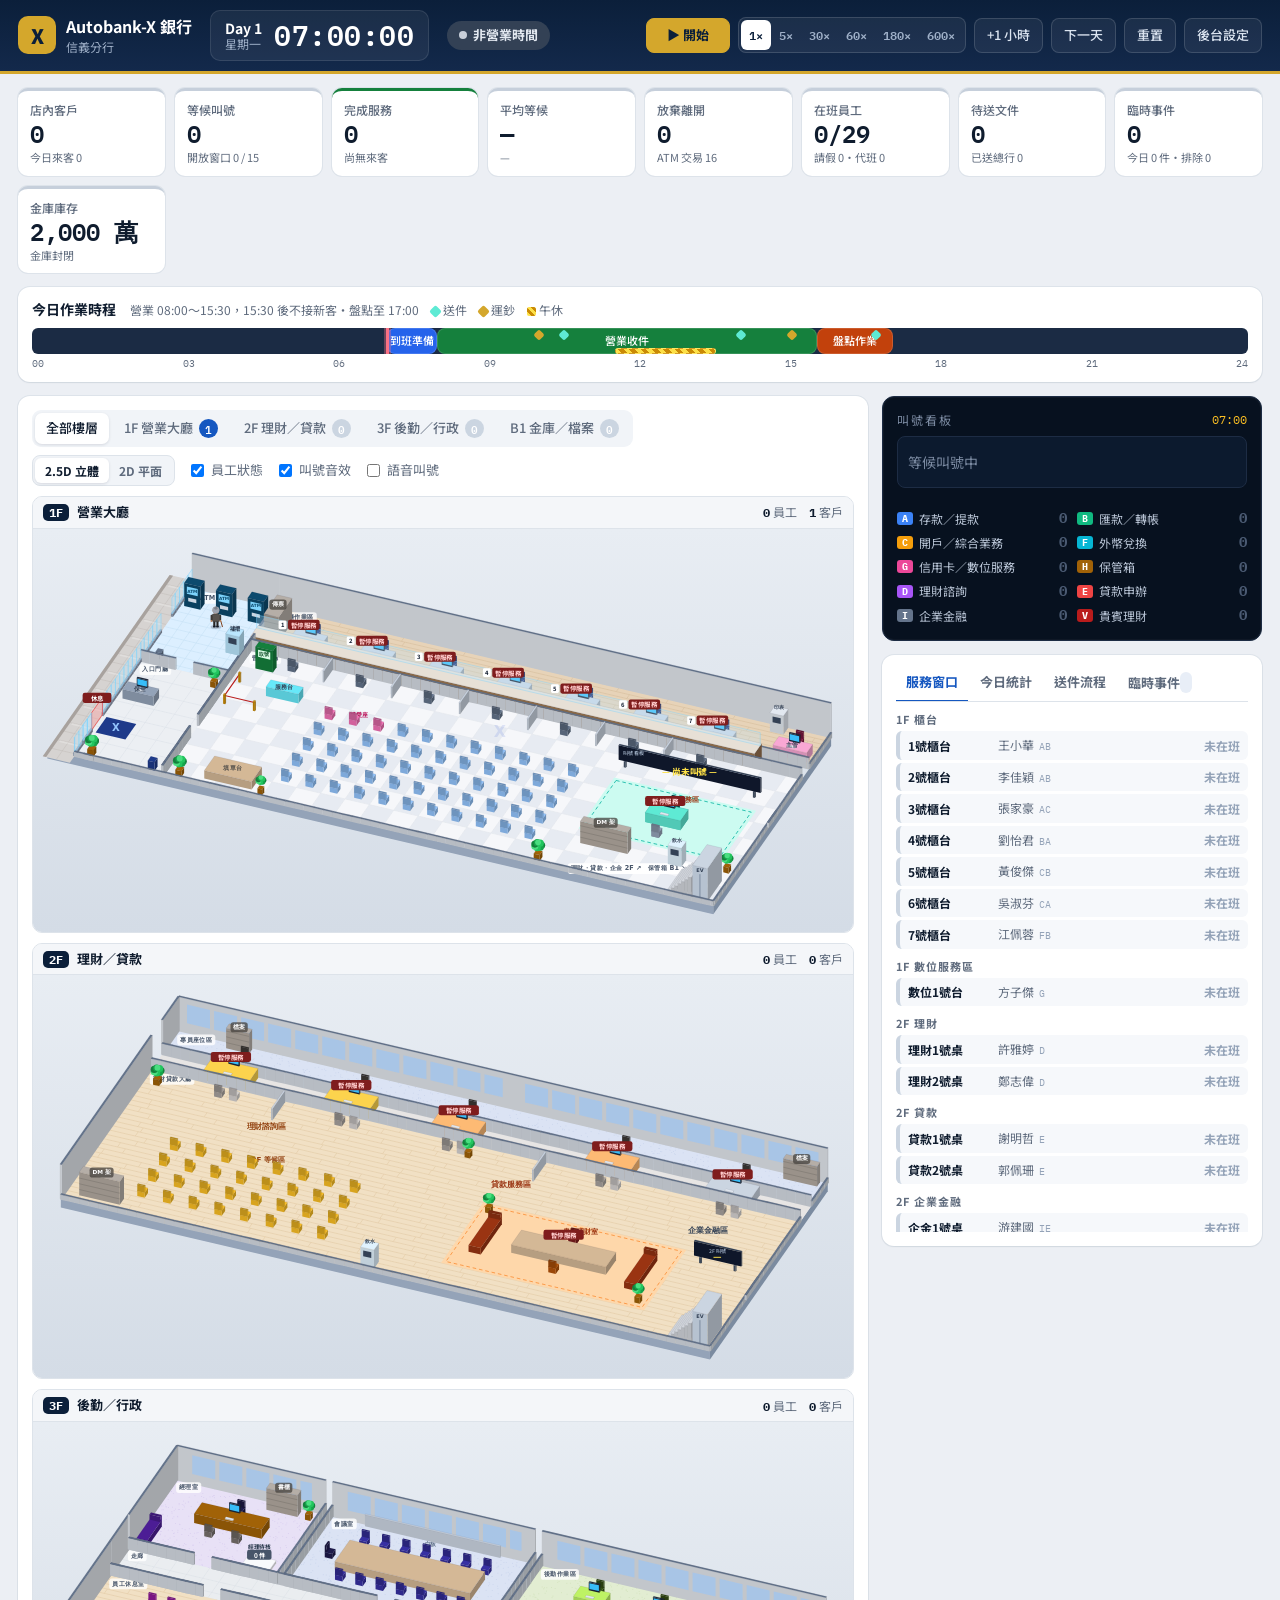
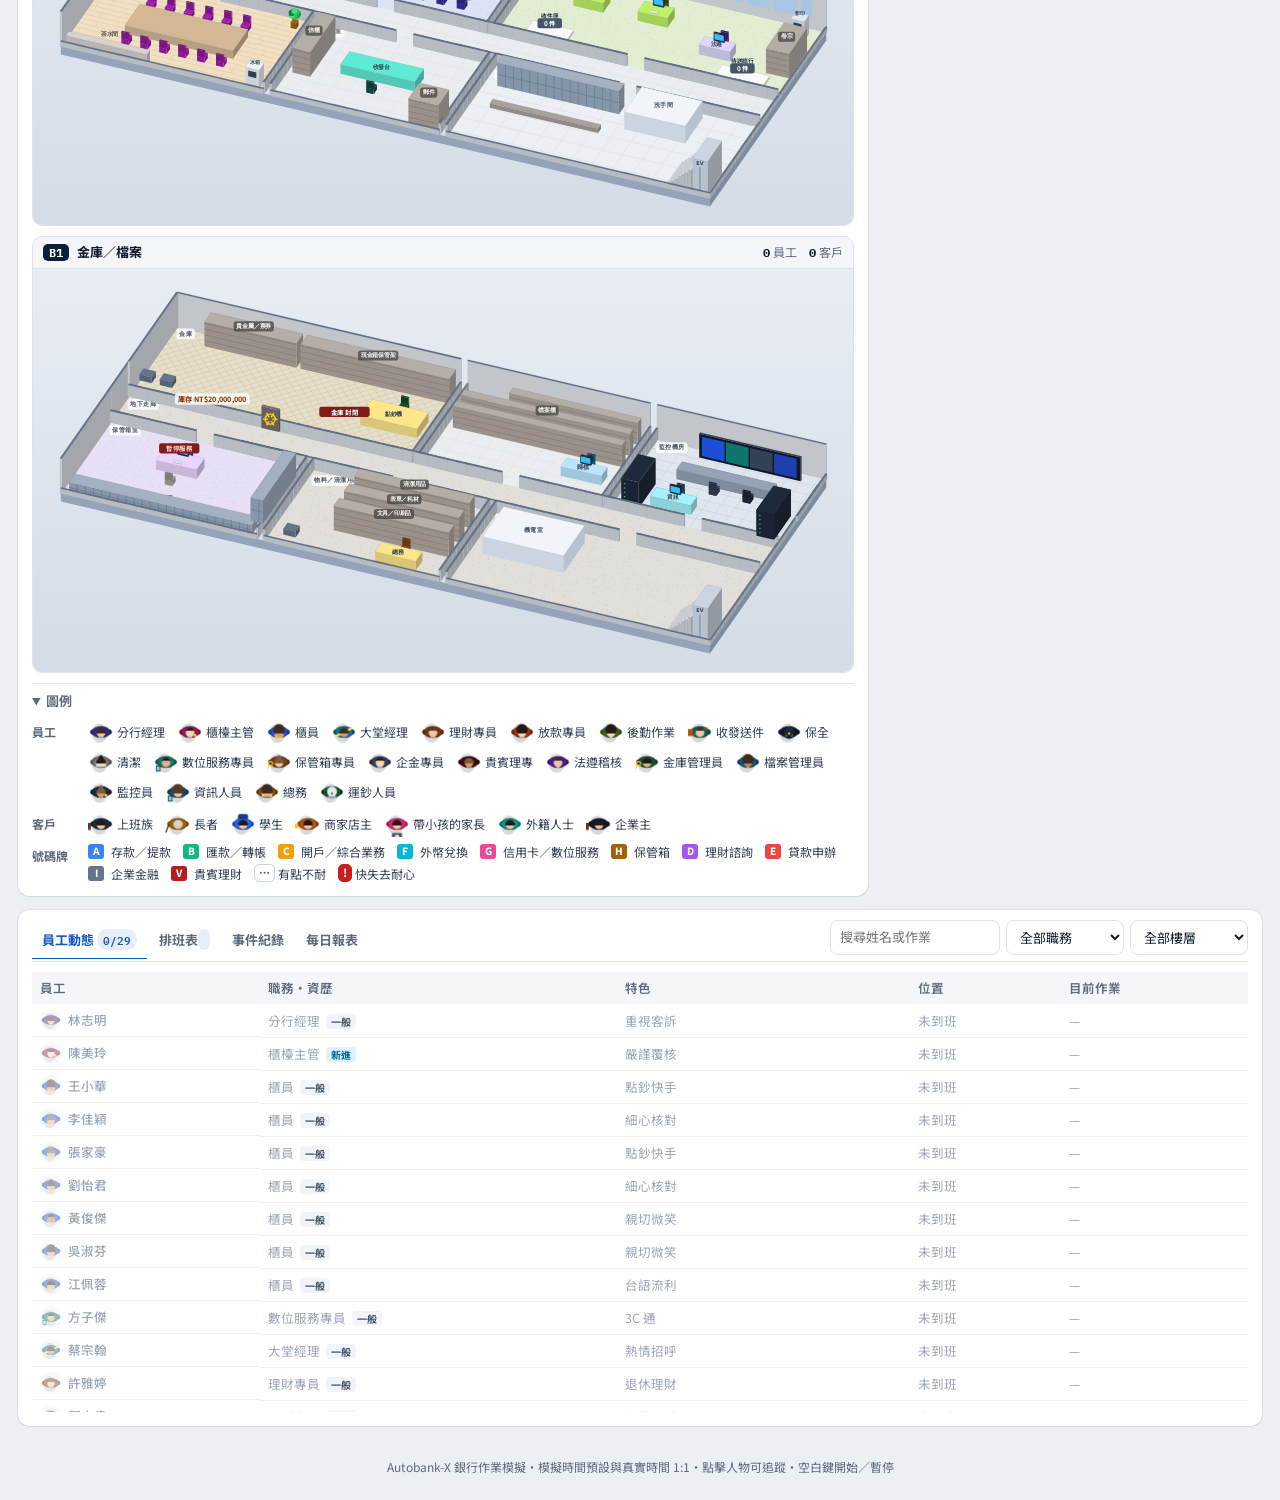
<file: index.html>
<!doctype html>
<html lang="zh-Hant">
<head>
  <meta charset="utf-8">
  <meta name="viewport" content="width=device-width, initial-scale=1">
  <title>Autobank-X 銀行模擬</title>
  <meta name="description" content="銀行分行每日作業模擬：樓層、大廳、叫號、員工與客戶、送件與金庫作業。">
  <link rel="preconnect" href="https://fonts.googleapis.com">
  <link rel="preconnect" href="https://fonts.gstatic.com" crossorigin>
  <link rel="stylesheet" href="https://fonts.googleapis.com/css2?family=Noto+Sans+TC:wght@400;500;700;900&family=IBM+Plex+Mono:wght@500;600&display=swap">
  <link rel="stylesheet" href="css/style.css">
</head>
<body>
  <header class="topbar">
    <div class="brand">
      <div class="logo" aria-hidden="true">X</div>
      <div class="brand-text">
        <div id="bankName" class="bank-name">Autobank-X</div>
        <div id="branchName" class="sub"></div>
      </div>
    </div>
    <div class="clock">
      <div class="clock-date"><span id="dateLabel">Day 1</span><span id="weekLabel" class="week">星期一</span></div>
      <div id="timeLabel" class="time">00:00:00</div>
    </div>
    <div id="phaseChip" class="chip">—</div>
    <div class="controls">
      <button id="btnPlay" class="btn play">▶ 開始</button>
      <div class="seg" id="speedSeg" role="radiogroup" aria-label="模擬速度"></div>
      <button id="btnHour" class="btn" title="立即模擬 1 小時">+1 小時</button>
      <button id="btnNextDay" class="btn" title="快轉至下一天的起始時間">下一天</button>
      <button id="btnReset" class="btn">重置</button>
      <a class="btn" href="admin.html">後台設定</a>
    </div>
  </header>

  <div id="banner" class="banner" hidden>
    <span>後台設定已更新。</span>
    <button id="btnApplyReset" class="btn primary small">套用並重置模擬</button>
    <button id="btnApplyLive" class="btn small" title="營業時間、來客量、送件時間等立即生效；員工名單需重置才會生效">僅套用營運參數</button>
    <button id="btnBannerClose" class="btn small ghost">稍後</button>
  </div>

  <div class="page">
    <section id="kpis" class="kpis" aria-label="即時指標"></section>

    <section class="card timeline-wrap">
      <div class="timeline-head">
        <h3>今日作業時程</h3>
        <span id="timelineInfo" class="muted"></span>
      </div>
      <div id="timeline" class="timeline"></div>
      <div class="timeline-axis"><span>00</span><span>03</span><span>06</span><span>09</span><span>12</span><span>15</span><span>18</span><span>21</span><span>24</span></div>
    </section>

    <main class="layout">
      <section class="card floors">
        <div class="floors-head">
          <div id="floorTabs" class="tabs" role="tablist"></div>
          <div class="opts">
            <div class="seg light" id="viewSeg" role="radiogroup" aria-label="顯示方式">
              <button role="radio" data-v="25">2.5D 立體</button><button role="radio" data-v="2d">2D 平面</button>
            </div>
            <label><input type="checkbox" id="optLabels"> 員工狀態</label>
            <label><input type="checkbox" id="optSound"> 叫號音效</label>
            <label><input type="checkbox" id="optVoice"> 語音叫號</label>
          </div>
        </div>
        <div id="floorGrid" class="floor-grid"></div>
        <details class="legend-box" open>
          <summary>圖例</summary>
          <div id="legend" class="legend"></div>
        </details>
      </section>

      <aside class="side">
        <section class="board">
          <div class="board-head"><span>叫號看板</span><span id="boardClock" class="board-clock"></span></div>
          <div id="boardNow" class="board-now">—</div>
          <div id="boardList" class="board-list"></div>
          <div id="queueSummary" class="queue-summary"></div>
        </section>
        <section class="card">
          <div class="subtabs" role="tablist" data-group="side">
            <button class="subtab active" data-tab="points">服務窗口</button>
            <button class="subtab" data-tab="stats">今日統計</button>
            <button class="subtab" data-tab="docs">送件流程</button>
            <button class="subtab" data-tab="incidents">臨時事件 <span id="incBadge" class="badge"></span></button>
          </div>
          <div class="tabpane" data-pane="points"><div id="points" class="points"></div></div>
          <div class="tabpane" data-pane="stats" hidden><div id="stats"></div></div>
          <div class="tabpane" data-pane="incidents" hidden>
            <div class="drill">
              <label for="drillType">事件演練</label>
              <select id="drillType"></select>
              <button id="btnDrill" class="btn small primary">觸發</button>
              <span id="drillMsg" class="drill-msg"></span>
            </div>
            <div id="incActive" class="inc-list"></div>
            <h4 class="inc-sub">今日已排除</h4>
            <div id="incDone" class="inc-done"></div>
          </div>
          <div class="tabpane" data-pane="docs" hidden>
            <div id="pipeline" class="pipeline"></div>
            <div id="docList" class="doc-list"></div>
          </div>
        </section>
      </aside>
    </main>

    <section class="card bottom">
      <div class="bottom-head">
        <div class="subtabs" role="tablist" data-group="bottom">
          <button class="subtab active" data-tab="staff">員工動態 <span id="staffCount" class="badge"></span></button>
          <button class="subtab" data-tab="roster">排班表 <span id="rosterBadge" class="badge"></span></button>
          <button class="subtab" data-tab="log">事件紀錄</button>
          <button class="subtab" data-tab="reports">每日報表</button>
        </div>
        <div class="tools" data-tools="staff">
          <input id="staffSearch" type="search" placeholder="搜尋姓名或作業">
          <select id="staffRole"><option value="">全部職務</option></select>
          <select id="staffFloor">
            <option value="">全部樓層</option><option value="1">1F</option><option value="2">2F</option><option value="3">3F</option><option value="-1">B1</option><option value="off">外出／未在班</option><option value="leave">請假／排休</option>
          </select>
        </div>
        <div class="tools" data-tools="log" hidden>
          <select id="logFilter">
            <option value="">全部分類</option>
            <option>叫號</option><option>櫃檯</option><option>客戶</option><option>員工</option>
            <option>事件</option><option>排班</option><option>送件</option><option>金庫</option><option>盤點</option><option>保全</option><option>系統</option>
          </select>
        </div>
        <div class="tools" data-tools="reports" hidden>
          <button id="btnCsv" class="btn small">匯出 CSV</button>
        </div>
      </div>
      <div class="tabpane" data-pane="staff">
        <div class="table-wrap"><table class="table" id="staffTable">
          <thead><tr><th>員工</th><th>職務・資歷</th><th>特色</th><th>位置</th><th>目前作業</th></tr></thead>
          <tbody></tbody>
        </table></div>
      </div>
      <div class="tabpane" data-pane="roster" hidden>
        <div id="rosterSummary" class="roster-summary"></div>
        <div class="table-wrap roster-wrap"><table class="roster" id="rosterTable"></table></div>
        <div class="roster-legend">
          <span><i class="rc work">班</i>上班</span><span><i class="rc off">休</i>排休／輪休</span><span><i class="rc leave">特休</i>請假（上／下＝半天）</span>
          <span><i class="rc sub">代班</i>代理他人職務</span><span><i class="rc callin">調班</i>週六調班</span><span><i class="rc temp">支援</i>鄰近分行派員</span>
          <span class="muted">點今天或之後的格子可以請假或取消請假</span>
        </div>
        <div id="leaveMenu" class="leave-menu" hidden></div>
      </div>
      <div class="tabpane" data-pane="log" hidden><div id="log" class="log"></div></div>
      <div class="tabpane" data-pane="reports" hidden>
        <div class="table-wrap"><table class="table" id="reportTable">
          <thead><tr><th>日期</th><th>來客</th><th>完成</th><th>放棄</th><th>平均等候</th><th>最長等候</th><th>ATM</th><th>產生文件</th><th>送達總行</th><th>送件趟數</th><th>運鈔</th><th>主管授權</th><th>臨時事件</th><th>阻詐金額</th><th>請假／代班</th><th>加班人次</th><th>最後離開</th><th>金庫庫存</th></tr></thead>
          <tbody></tbody>
        </table></div>
      </div>
    </section>

    <footer class="foot">Autobank-X 銀行作業模擬・模擬時間預設與真實時間 1:1・點擊人物可追蹤・空白鍵開始／暫停</footer>
  </div>

  <div id="tooltip" class="tooltip" hidden></div>
  <div id="toasts" class="toasts" aria-live="polite"></div>

  <script src="js/settings.js"></script>
  <script src="js/layout.js"></script>
  <script src="js/people.js"></script>
  <script src="js/sim.js"></script>
  <script src="js/incidents.js"></script>
  <script src="js/roster.js"></script>
  <script src="js/backroom.js"></script>
  <script src="js/render.js"></script>
  <script src="js/render25.js"></script>
  <script src="js/ui.js"></script>
</body>
</html>
</file>
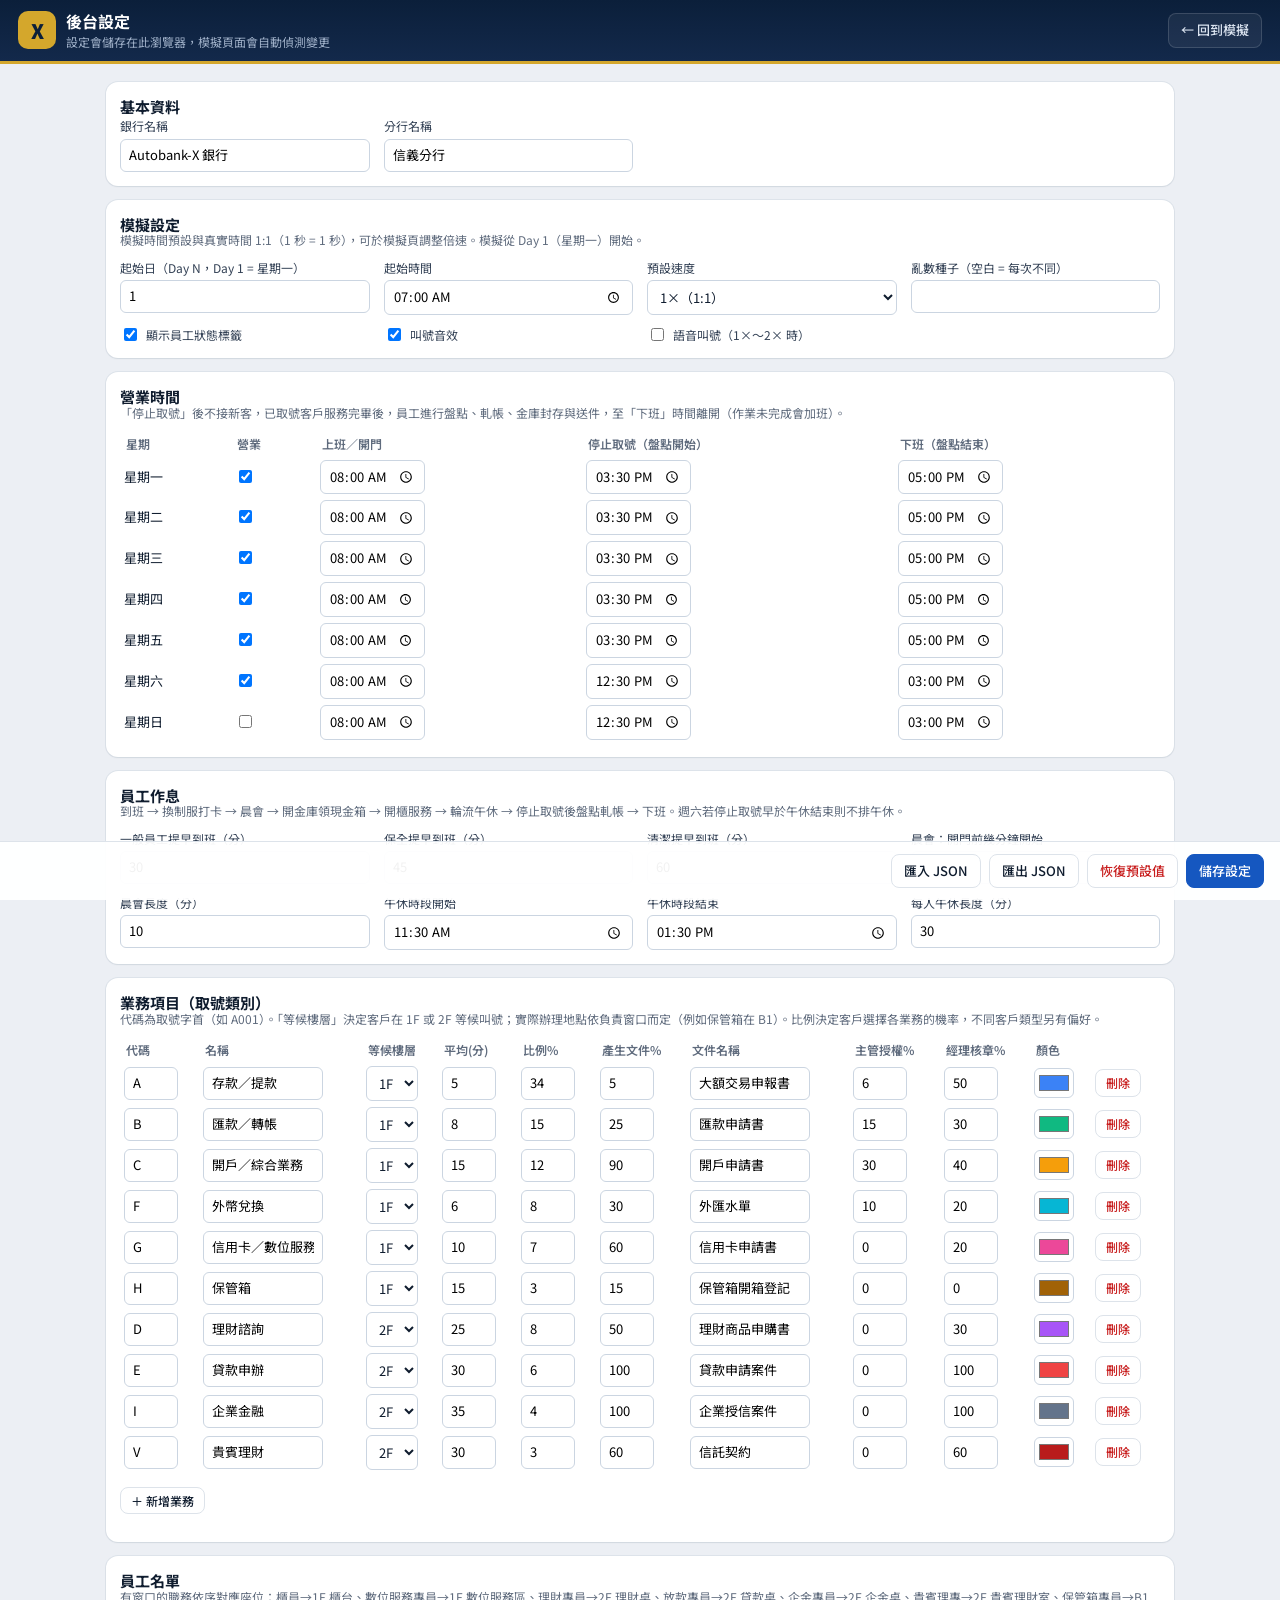
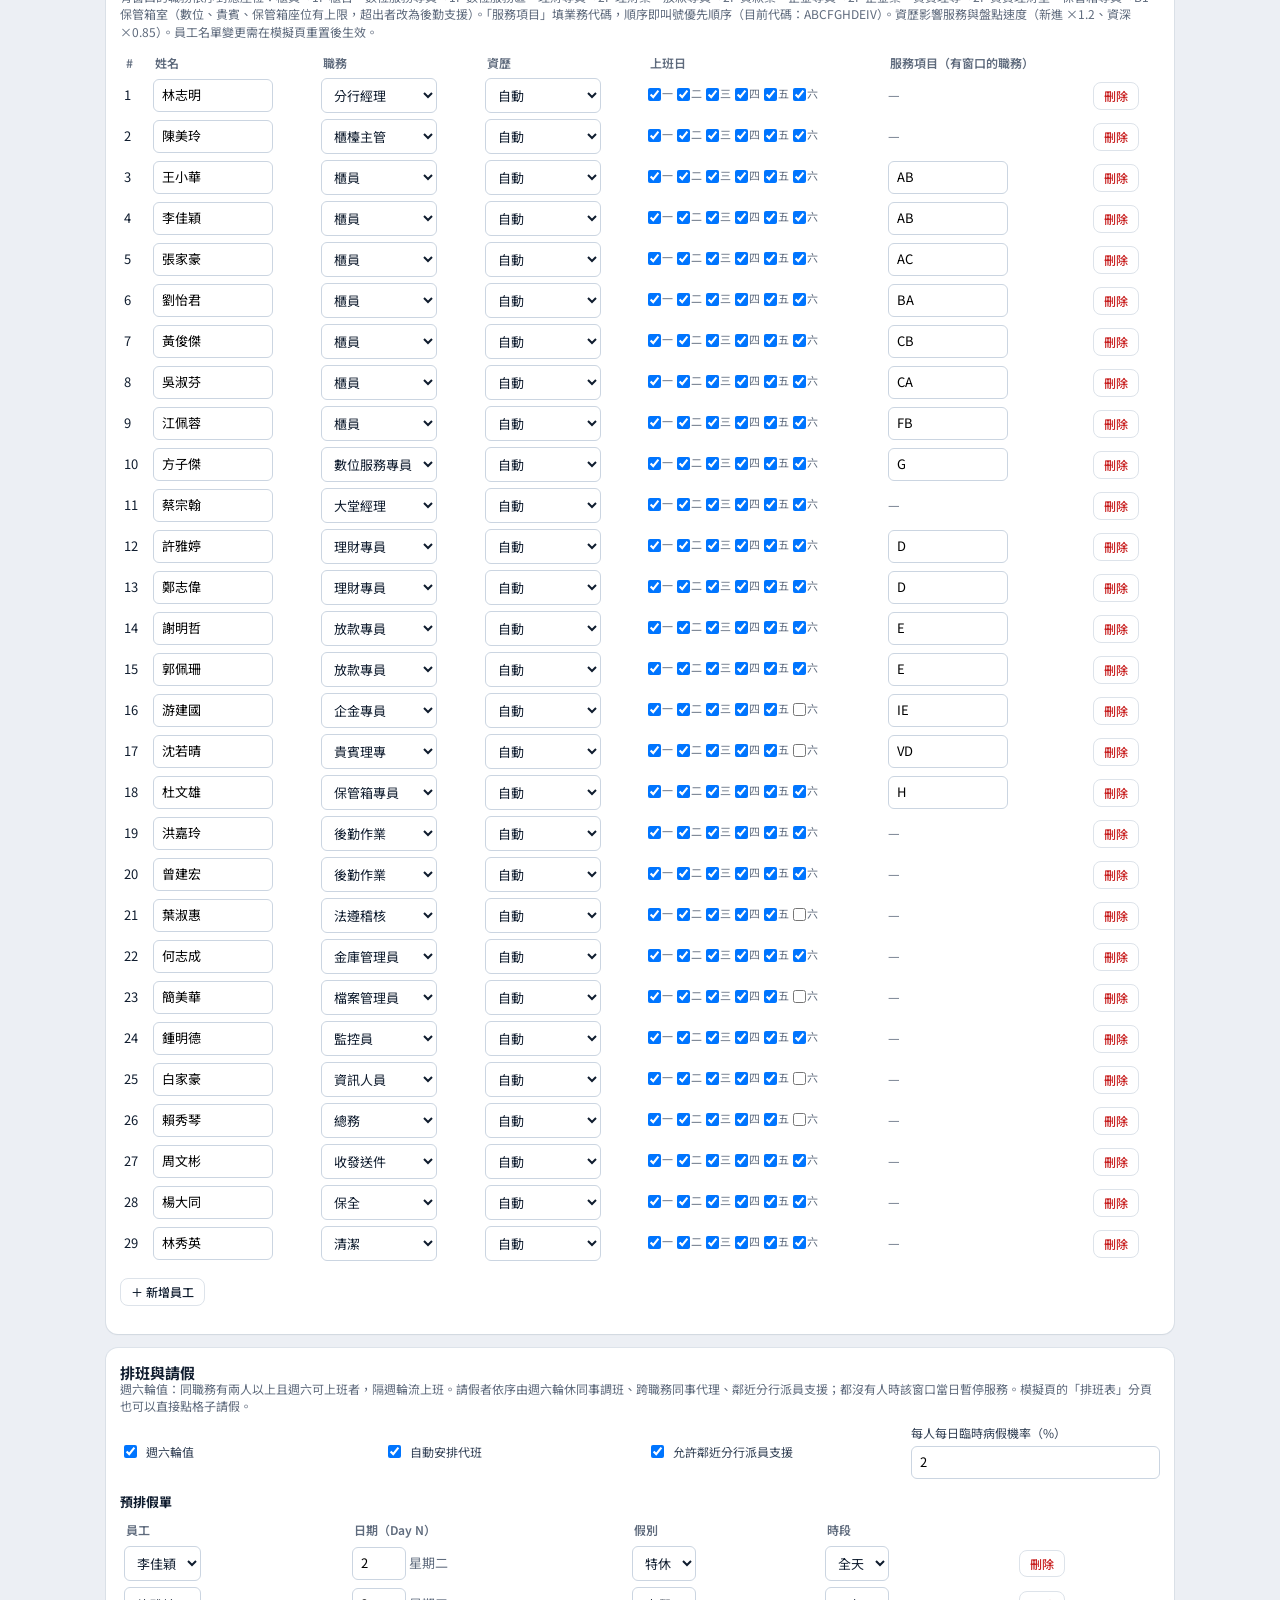
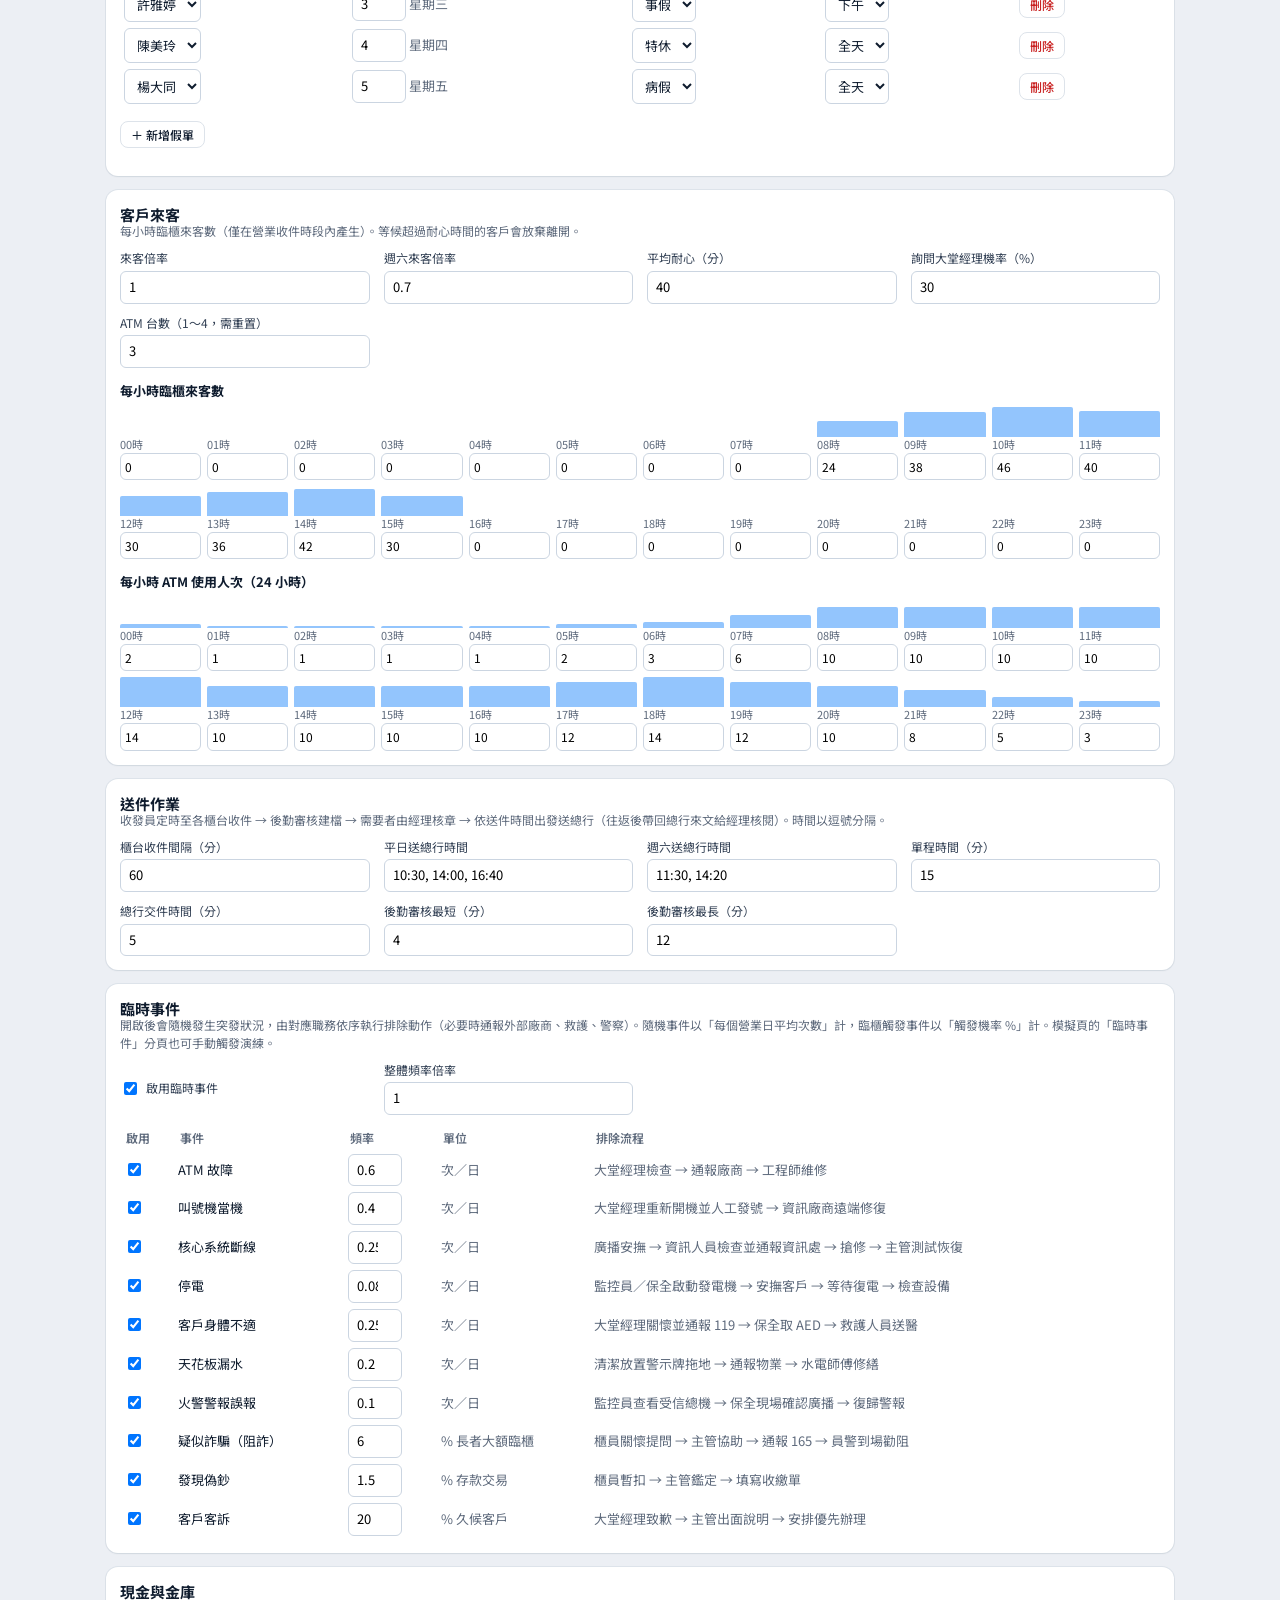
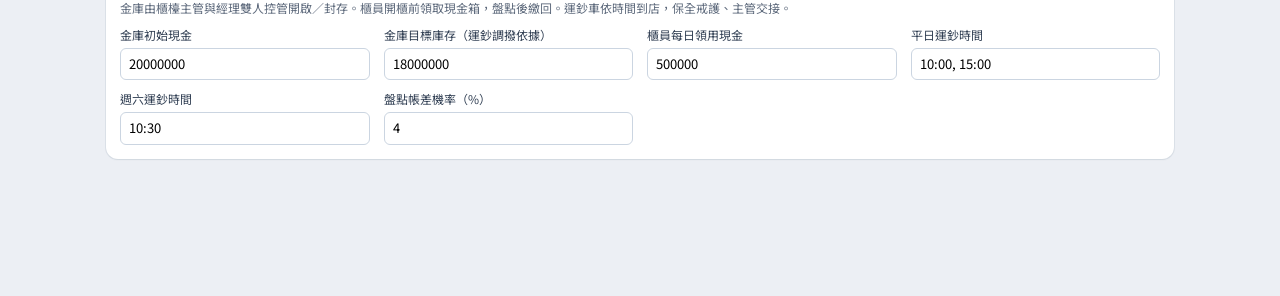
<file: admin.html>
<!doctype html>
<html lang="zh-Hant">
<head>
  <meta charset="utf-8">
  <meta name="viewport" content="width=device-width, initial-scale=1">
  <title>Autobank-X 後台設定</title>
  <meta name="description" content="設定銀行模擬的營業時間、員工名單、業務項目、來客量、送件與金庫參數。">
  <link rel="stylesheet" href="https://fonts.googleapis.com/css2?family=Noto+Sans+TC:wght@400;500;700;900&family=IBM+Plex+Mono:wght@500;600&display=swap">
  <link rel="stylesheet" href="css/style.css">
</head>
<body>
  <header class="topbar">
    <div class="brand">
      <div class="logo" aria-hidden="true">X</div>
      <div>
        <div class="bank-name">後台設定</div>
        <div class="sub">設定會儲存在此瀏覽器，模擬頁面會自動偵測變更</div>
      </div>
    </div>
    <div class="controls">
      <a id="btnBack" class="btn" href="index.html">← 回到模擬</a>
    </div>
  </header>

  <main id="admin" class="admin-wrap"></main>

  <div class="sticky-actions">
    <ul id="warnings" class="warn-list" style="margin-right:auto"></ul>
    <button id="btnImport" class="btn">匯入 JSON</button>
    <button id="btnExport" class="btn">匯出 JSON</button>
    <button id="btnDefaults" class="btn danger">恢復預設值</button>
    <button id="btnSave" class="btn primary">儲存設定</button>
    <input id="fileImport" type="file" accept="application/json,.json" hidden>
  </div>

  <script src="js/settings.js"></script>
  <script src="js/incidents.js"></script>
  <script src="js/admin.js"></script>
</body>
</html>
</file>
<file: css/style.css>
/* Autobank-X — 銀行營運主控台：深藍頂欄 + 冷灰底 + 金色重點，數字用等寬字 */
:root {
  --bg: #eceff4;
  --card: #ffffff;
  --ink: #0f1c2e;
  --muted: #5f6b7d;
  --line: #dde3ea;
  --navy: #0b1f3a;
  --navy-2: #13294b;
  --navy-3: #1d3a63;
  --brand: #1557c0;
  --brand-ink: #ffffff;
  --gold: #d4a72c;
  --ok: #15803d;
  --warn: #c2410c;
  --bad: #c81e1e;
  --radius: 12px;
  --font: 'Noto Sans TC', 'PingFang TC', 'Microsoft JhengHei', system-ui, sans-serif;
  --mono: 'IBM Plex Mono', ui-monospace, 'SFMono-Regular', Menlo, Consolas, monospace;
  color-scheme: light;
  font-family: var(--font);
  color: var(--ink);
}
* { box-sizing: border-box; }
body { margin: 0; background: var(--bg); font-size: 14px; line-height: 1.45; }
h3 { margin: 0; font-size: 15px; font-weight: 700; text-wrap: balance; }
.muted { color: var(--muted); }
.page { padding-inline: 18px; padding-block: 14px 0; display: grid; gap: 14px; }
.card { background: var(--card); border-radius: var(--radius); box-shadow: 0 1px 2px rgba(15, 28, 46, .06), 0 0 0 1px var(--line); padding: 14px; min-width: 0; }
.card-head { display: flex; align-items: center; justify-content: space-between; gap: 8px; margin-bottom: 8px; }
.card-head h3 { margin: 0; }
:focus-visible { outline: 2px solid var(--brand); outline-offset: 2px; }

/* buttons */
.btn { appearance: none; border: 1px solid var(--line); background: #fff; color: var(--ink); padding: 7px 12px; border-radius: 8px; cursor: pointer; font: inherit; font-size: 13px; font-weight: 500; text-decoration: none; white-space: nowrap; display: inline-flex; align-items: center; gap: 4px; }
.btn:hover { background: #f5f7fa; border-color: #c6cfdb; }
.btn.primary { background: var(--brand); color: var(--brand-ink); border-color: var(--brand); }
.btn.primary:hover { background: #0f46a0; }
.btn.small { padding: 4px 10px; font-size: 12px; }
.btn.ghost { background: transparent; }
.btn.danger { color: var(--bad); }
select, input { font: inherit; }
select, input[type=search] { border: 1px solid var(--line); border-radius: 8px; padding: 6px 9px; background: #fff; font-size: 13px; color: var(--ink); }

/* ---------- top bar ---------- */
.topbar { position: sticky; top: env(safe-area-inset-top, 0px); z-index: 20; display: flex; flex-wrap: wrap; align-items: center; gap: 10px 18px; padding: 10px 18px; background: linear-gradient(180deg, var(--navy) 0%, var(--navy-2) 100%); color: #dbe4f0; border-bottom: 3px solid var(--gold); }
.brand { display: flex; align-items: center; gap: 10px; }
.logo { width: 38px; height: 38px; border-radius: 10px; background: var(--gold); color: var(--navy); display: grid; place-items: center; font-weight: 900; font-size: 20px; }
.bank-name { font-weight: 700; font-size: 16px; color: #fff; }
.sub { font-size: 12px; color: #9fb0c8; }
.clock { display: flex; align-items: center; gap: 12px; padding: 4px 14px; background: rgba(255, 255, 255, .06); border: 1px solid rgba(255, 255, 255, .1); border-radius: 10px; }
.clock-date { display: flex; flex-direction: column; font-size: 12px; line-height: 1.2; color: #9fb0c8; }
.clock-date span:first-child { color: #fff; font-weight: 700; font-size: 14px; }
.clock .time { font-family: var(--mono); font-size: 28px; font-weight: 600; font-variant-numeric: tabular-nums; color: #fff; letter-spacing: .5px; }
.chip { padding: 5px 12px; border-radius: 999px; font-size: 13px; font-weight: 700; background: #334155; color: #e2e8f0; display: inline-flex; align-items: center; gap: 6px; }
.chip::before { content: ''; width: 8px; height: 8px; border-radius: 50%; background: currentColor; opacity: .85; }
.chip.open { background: #14532d; color: #bbf7d0; }
.chip.prep { background: #1e3a8a; color: #bfdbfe; }
.chip.closing { background: #7c2d12; color: #fed7aa; }
.chip.overtime { background: #7f1d1d; color: #fecaca; }
.chip.holiday { background: #581c87; color: #e9d5ff; }
.controls { margin-left: auto; display: flex; flex-wrap: wrap; gap: 8px; align-items: center; }
.controls .btn { background: rgba(255, 255, 255, .06); color: #dbe4f0; border-color: rgba(255, 255, 255, .14); }
.controls .btn:hover { background: rgba(255, 255, 255, .14); }
.controls .btn.play { background: var(--gold); color: var(--navy); border-color: var(--gold); font-weight: 700; min-width: 84px; justify-content: center; }
.controls .btn.play.running { background: #fff; color: var(--navy); border-color: #fff; }
.seg { display: inline-flex; background: rgba(255, 255, 255, .06); border: 1px solid rgba(255, 255, 255, .14); border-radius: 8px; padding: 2px; }
.seg button { appearance: none; border: 0; background: transparent; color: #9fb0c8; font: 600 12px var(--mono); padding: 5px 8px; border-radius: 6px; cursor: pointer; }
.seg button:hover { color: #fff; }
.seg button.on { background: #fff; color: var(--navy); }

[hidden] { display: none !important; }
.banner { display: flex; flex-wrap: wrap; align-items: center; gap: 8px; margin: 12px 18px 0; padding: 10px 14px; border-radius: 10px; background: #fef3c7; border: 1px solid #fcd34d; }

/* ---------- KPI ---------- */
.kpis { display: grid; grid-template-columns: repeat(8, minmax(0, 1fr)); gap: 10px; }
.kpi { background: var(--card); border-radius: 10px; padding: 10px 12px; box-shadow: 0 0 0 1px var(--line); display: flex; flex-direction: column; gap: 2px; border-top: 3px solid #c6cfdb; min-width: 0; }
.kpi .k { font-size: 12px; color: var(--muted); font-weight: 500; }
.kpi b { font-family: var(--mono); font-size: 24px; font-weight: 600; font-variant-numeric: tabular-nums; line-height: 1.15; white-space: nowrap; }
.kpi small { font-size: 11px; color: var(--muted); white-space: nowrap; overflow: hidden; text-overflow: ellipsis; }
.kpi.good { border-top-color: var(--ok); }
.kpi.warn { border-top-color: #f59e0b; }
.kpi.warn b { color: var(--warn); }
.kpi.bad { border-top-color: var(--bad); }
.kpi.bad b { color: var(--bad); }

/* ---------- timeline ---------- */
.timeline-wrap { padding: 12px 14px; }
.timeline-head { display: flex; flex-wrap: wrap; gap: 4px 14px; align-items: baseline; margin-bottom: 8px; font-size: 12px; }
.timeline-head h3 { font-size: 14px; }
.timeline { position: relative; height: 26px; background: #1b2b44; border-radius: 6px; overflow: hidden; }
.timeline .seg { position: absolute; top: 0; bottom: 0; display: flex; align-items: center; justify-content: center; overflow: hidden; font-size: 11px; font-weight: 500; color: #fff; white-space: nowrap; }
.timeline .seg.prep { background: #2563eb; }
.timeline .seg.open { background: #15803d; }
.timeline .seg.closing { background: #c2410c; }
.timeline .seg.holiday { background: #6b21a8; }
.timeline .seg.lunch { top: auto; height: 5px; background: repeating-linear-gradient(45deg, #fde047 0 4px, #ca8a04 4px 8px); }
.timeline .tick { position: absolute; top: 3px; width: 8px; height: 8px; margin-left: -4px; border-radius: 2px; transform: rotate(45deg); }
.tick.doc, .key.doc { background: #5eead4; }
.tick.cash, .key.cash { background: var(--gold); }
.key { display: inline-block; width: 9px; height: 9px; border-radius: 2px; margin-right: 3px; vertical-align: -1px; }
.key.doc, .key.cash { transform: rotate(45deg); }
.key.lunch { background: repeating-linear-gradient(45deg, #fde047 0 3px, #ca8a04 3px 6px); }
.timeline .now-marker { position: absolute; top: -2px; bottom: -2px; width: 3px; margin-left: -1px; background: #fb7185; box-shadow: 0 0 0 2px rgba(251, 113, 133, .35); }
.timeline-axis { display: flex; justify-content: space-between; font: 10px var(--mono); color: var(--muted); margin-top: 3px; }

/* ---------- layout ---------- */
.layout { display: grid; grid-template-columns: minmax(0, 1fr) 380px; gap: 14px; align-items: start; }
.side { display: flex; flex-direction: column; gap: 14px; min-width: 0; position: sticky; top: 84px; }
.foot { text-align: center; font-size: 12px; color: var(--muted); padding: 18px 0 24px; }

/* ---------- floors ---------- */
.floors-head { display: flex; flex-wrap: wrap; gap: 8px; align-items: center; justify-content: space-between; margin-bottom: 10px; }
.tabs { display: flex; flex-wrap: wrap; gap: 4px; background: #f1f4f8; padding: 3px; border-radius: 9px; }
.tab { border: 0; background: transparent; border-radius: 7px; padding: 6px 11px; cursor: pointer; font: inherit; font-size: 13px; font-weight: 500; color: var(--muted); display: inline-flex; align-items: center; gap: 6px; }
.tab:hover { color: var(--ink); }
.tab.active { background: #fff; color: var(--ink); box-shadow: 0 1px 3px rgba(15, 28, 46, .12); }
.tab-badge { font: 600 11px var(--mono); background: var(--brand); color: #fff; border-radius: 999px; padding: 0 6px; min-width: 18px; text-align: center; }
.tab-badge.zero { background: #cbd5e1; }
.opts { display: flex; gap: 12px; font-size: 13px; color: var(--muted); flex-wrap: wrap; }
.opts label { display: flex; align-items: center; gap: 4px; cursor: pointer; }
.floor-grid { display: grid; grid-template-columns: 1fr; gap: 10px; }
.floor-card { border: 1px solid var(--line); border-radius: 10px; overflow: hidden; background: #f8fafc; }
.floor-title { display: flex; align-items: center; gap: 8px; padding: 6px 10px; font-size: 13px; background: #f4f6f9; border-bottom: 1px solid var(--line); }
.fl-tag { font: 700 12px var(--mono); background: var(--navy); color: #fff; border-radius: 5px; padding: 1px 6px; }
.fl-name { font-weight: 700; }
.fl-count { margin-left: auto; font-size: 12px; color: var(--muted); }
.fl-count b { font-family: var(--mono); color: var(--ink); }
.canvas-wrap { overflow-x: auto; }
.floor-card canvas { display: block; width: 100%; }
.legend-box { margin-top: 10px; border-top: 1px solid var(--line); padding-top: 8px; }
.legend-box summary { cursor: pointer; font-size: 13px; font-weight: 700; color: var(--muted); }
.legend { display: grid; gap: 6px; margin-top: 8px; font-size: 12px; color: #334155; }
.lg-group { display: grid; grid-template-columns: 48px 1fr; gap: 8px; align-items: start; }
.lg-title { font-weight: 700; color: var(--muted); padding-top: 4px; }
.lg-items { display: flex; flex-wrap: wrap; gap: 4px 12px; align-items: center; }
.legend .lg { display: inline-flex; align-items: center; gap: 3px; }
.legend img { width: 26px; height: 26px; }
i.tag { font-style: normal; font-size: 10px; font-weight: 800; color: #fff; border-radius: 3px; padding: 0 4px; margin-right: 4px; display: inline-block; min-width: 16px; text-align: center; }
.legend i.bub { font-style: normal; font-weight: 800; font-size: 11px; background: #fff; border: 1px solid #cbd5e1; border-radius: 5px; padding: 0 4px; color: #475569; }
.legend i.bub.bad { background: var(--bad); color: #fff; border-color: var(--bad); }

/* ---------- call board ---------- */
.board { background: #07111f; color: #dbe4f0; border-radius: var(--radius); padding: 14px; border: 1px solid #1d2c44; box-shadow: inset 0 0 0 1px rgba(255, 255, 255, .03); }
.board-head { display: flex; justify-content: space-between; font-size: 12px; letter-spacing: 2px; color: #7d8ca3; }
.board-clock { font-family: var(--mono); letter-spacing: 0; color: #fbbf24; }
.board-now { display: flex; align-items: baseline; flex-wrap: wrap; gap: 6px 10px; margin: 8px 0 10px; min-height: 52px; padding: 6px 10px; background: #0c1a2e; border-radius: 8px; border: 1px solid #1d2c44; }
.board-now .no { font-family: var(--mono); font-size: 40px; font-weight: 600; color: #fbbf24; line-height: 1; text-shadow: 0 0 12px rgba(251, 191, 36, .35); }
.board-now .arrow { color: #ef4444; font-size: 14px; }
.board-now .to { font-size: 18px; font-weight: 700; color: #fff; }
.board-now .idle { color: #7d8ca3; align-self: center; }
.board-list { display: grid; grid-template-columns: 1fr 1fr; gap: 3px 12px; font-size: 13px; }
.board-list div { display: flex; gap: 8px; align-items: baseline; border-bottom: 1px dashed #1d2c44; padding: 2px 0; min-width: 0; }
.board-list b { font-family: var(--mono); color: #fbbf24; font-weight: 600; }
.board-list span { color: #b9c5d6; overflow: hidden; text-overflow: ellipsis; white-space: nowrap; }
.queue-summary { margin-top: 10px; display: grid; grid-template-columns: 1fr 1fr; gap: 4px 10px; font-size: 12px; }
.queue-summary .q { display: grid; grid-template-columns: auto 1fr auto; gap: 6px; align-items: center; min-width: 0; }
.queue-summary .q i { font-style: normal; font: 700 10px var(--mono); color: #fff; border-radius: 3px; width: 16px; text-align: center; }
.queue-summary .q span { color: #b9c5d6; overflow: hidden; text-overflow: ellipsis; white-space: nowrap; }
.queue-summary .q b { font-family: var(--mono); color: #fff; font-size: 14px; }
.queue-summary .q.none b { color: #4b5b73; }

/* ---------- sub tabs ---------- */
.subtabs { display: flex; gap: 2px; border-bottom: 1px solid var(--line); margin: -4px 0 10px; overflow-x: auto; }
.subtab { appearance: none; border: 0; background: none; font: inherit; font-size: 13px; font-weight: 700; color: var(--muted); padding: 8px 10px; cursor: pointer; border-bottom: 2px solid transparent; margin-bottom: -1px; white-space: nowrap; }
.subtab:hover { color: var(--ink); }
.subtab.active { color: var(--brand); border-bottom-color: var(--brand); }
.badge { font: 600 11px var(--mono); background: #e8eef7; color: var(--brand); border-radius: 999px; padding: 1px 6px; }

/* points */
.points { display: grid; gap: 10px; max-height: 520px; overflow: auto; }
.pt-group { display: grid; gap: 3px; }
.pt-title { font-size: 11px; font-weight: 700; color: var(--muted); letter-spacing: 1px; }
.pt { display: grid; grid-template-columns: 82px minmax(0, 1fr) auto; gap: 8px; align-items: center; font-size: 12px; padding: 5px 8px; border-radius: 6px; background: #f6f8fb; border-left: 4px solid #cbd5e1; }
.pt .pl { font-weight: 700; white-space: nowrap; }
.pt .ps { color: var(--muted); overflow: hidden; text-overflow: ellipsis; white-space: nowrap; }
.pt .ps em { font-style: normal; font-family: var(--mono); font-size: 10px; margin-left: 5px; color: #94a3b8; }
.pt .pst { font-weight: 700; display: flex; gap: 6px; align-items: baseline; white-space: nowrap; }
.pt .pst b { font-family: var(--mono); }
.pt.ok { border-left-color: var(--ok); }
.pt.ok .pst { color: var(--ok); }
.pt.busy { border-left-color: var(--brand); background: #eef4fd; }
.pt.busy .pst { color: var(--brand); }
.pt.closing { border-left-color: #f59e0b; }
.pt.closing .pst { color: var(--warn); }
.pt.off .pst { color: #94a3b8; }

/* stats */
.svc-table { width: 100%; border-collapse: collapse; font-size: 12px; }
.svc-table th { text-align: left; font-weight: 600; color: var(--muted); padding: 4px; border-bottom: 1px solid var(--line); }
.svc-table td { padding: 4px; border-bottom: 1px solid #f0f3f7; font-variant-numeric: tabular-nums; white-space: nowrap; }
.svc-table td:nth-child(n+2):nth-child(-n+4) { font-family: var(--mono); text-align: right; }
.svc-table .bar { width: 60px; height: 6px; background: #eef2f6; border-radius: 3px; overflow: hidden; }
.svc-table .bar i { display: block; height: 100%; border-radius: 3px; }
.mini-stats { display: grid; grid-template-columns: 1fr 1fr; gap: 6px; margin-top: 10px; }
.mini-stats div { background: #f6f8fb; border-radius: 8px; padding: 6px 8px; display: flex; justify-content: space-between; gap: 6px; font-size: 12px; }
.mini-stats span { color: var(--muted); }
.mini-stats b { font-family: var(--mono); font-weight: 600; }

/* pipeline */
.stages { display: grid; grid-template-columns: repeat(7, minmax(0, 1fr)); gap: 3px; }
.stage { display: flex; flex-direction: column; align-items: center; gap: 1px; padding: 6px 2px; border-radius: 6px; background: #f1f4f8; position: relative; }
.stage .n { font: 600 9px var(--mono); color: #94a3b8; }
.stage.has { background: #d5f5ee; }
.stage b { font-family: var(--mono); font-size: 16px; }
.stage span:last-child { font-size: 10px; color: var(--muted); text-align: center; line-height: 1.2; }
.pipeline .inbound { margin-top: 8px; font-size: 12px; color: var(--muted); }
.pipeline .inbound b { font-family: var(--mono); color: var(--ink); }
.doc-list { margin-top: 8px; font-size: 12px; display: grid; gap: 2px; max-height: 320px; overflow: auto; }
.doc-list div { display: grid; grid-template-columns: 40px minmax(0, 1fr) auto; gap: 6px; padding: 3px 0; border-bottom: 1px dashed var(--line); align-items: baseline; }
.doc-list .id { color: #94a3b8; font-family: var(--mono); }
.doc-list .nm { overflow: hidden; text-overflow: ellipsis; white-space: nowrap; }
.doc-list .nm small { color: var(--muted); margin-left: 6px; }
.doc-list .sg { color: #0f766e; font-weight: 700; white-space: nowrap; }

/* ---------- bottom ---------- */
.bottom-head { display: flex; flex-wrap: wrap; gap: 8px 12px; align-items: center; justify-content: space-between; border-bottom: 1px solid var(--line); margin: -4px 0 10px; }
.bottom-head .subtabs { border: 0; margin: 0; }
.tools { display: flex; flex-wrap: wrap; gap: 6px; padding-bottom: 6px; }
.tools input[type=search] { width: 170px; }
.table-wrap { overflow: auto; max-height: 440px; }
.table { width: 100%; border-collapse: collapse; font-size: 12.5px; }
.table th { position: sticky; top: 0; background: #f4f6f9; text-align: left; padding: 7px 8px; font-weight: 600; color: var(--muted); white-space: nowrap; z-index: 1; }
.table td { padding: 5px 8px; border-bottom: 1px solid #eef1f5; white-space: nowrap; font-variant-numeric: tabular-nums; }
#staffTable tbody tr { cursor: pointer; }
#staffTable tbody tr:hover { background: #f6f8fb; }
#staffTable td:first-child { display: flex; align-items: center; gap: 6px; font-weight: 500; }
.avatar { width: 22px; height: 22px; background: #eef2f6; border-radius: 50%; }
.table tr.hl { background: #ffe4e8 !important; }
.table tr.away td { color: #9aa6b6; }
.table tr.away .avatar { opacity: .45; }
.lv { font-size: 10px; font-weight: 700; margin-left: 6px; border-radius: 4px; padding: 0 5px; }
.lv-junior { background: #e0f2fe; color: #0369a1; }
.lv-regular { background: #f1f5f9; color: #475569; }
.lv-senior { background: #fef3c7; color: #92400e; }
.ot { font-style: normal; font-size: 11px; color: #fff; background: var(--bad); border-radius: 4px; padding: 0 4px; }
.log { max-height: 440px; overflow: auto; font-size: 12.5px; }
.lg-row { display: grid; grid-template-columns: 96px 42px minmax(0, 1fr); gap: 8px; padding: 4px 0; border-bottom: 1px solid #f0f3f7; align-items: baseline; }
.lg-row .t { color: var(--muted); font: 12px var(--mono); }
.lg-row .c { font-size: 11px; text-align: center; border-radius: 4px; background: #e2e8f0; padding: 1px 0; }
.c-叫號 { background: #fef3c7 !important; }
.c-送件 { background: #ccfbf1 !important; }
.c-金庫 { background: #fde68a !important; }
.c-盤點 { background: #fed7aa !important; }
.c-員工 { background: #dbeafe !important; }
.c-保全 { background: #e2e8f0 !important; }
.c-客戶 { background: #fce7f3 !important; }
.c-櫃檯 { background: #e0e7ff !important; }
.c-系統 { background: #ede9fe !important; }

.tooltip { position: fixed; z-index: 50; pointer-events: none; background: var(--navy); color: #dbe4f0; font-size: 12px; line-height: 1.55; padding: 7px 10px; border-radius: 8px; box-shadow: 0 8px 24px rgba(0, 0, 0, .25); max-width: 280px; border-top: 2px solid var(--gold); }
.tooltip b { color: #fff; }

@media (max-width: 1200px) {
  .layout { grid-template-columns: 1fr; }
  .side { position: static; display: grid; grid-template-columns: repeat(auto-fit, minmax(320px, 1fr)); }
}
@media (max-width: 640px) {
  .page { padding-inline: 16px; }
  .topbar { padding: 10px 16px; position: static; }
  .floor-card canvas { min-width: 760px; }
  .banner { margin-inline: 16px; }
  .kpis { grid-template-columns: repeat(2, minmax(0, 1fr)); }
  .controls { margin-left: 0; }
  .clock .time { font-size: 22px; }
  .stages { grid-template-columns: repeat(4, minmax(0, 1fr)); }
  .side { grid-template-columns: 1fr; }
}

/* ---------- admin ---------- */
.admin-wrap { max-width: 1100px; margin: 18px auto; padding: 0 16px 60px; display: grid; gap: 14px; }
.admin-wrap section h3 { display: flex; align-items: center; gap: 8px; }
.admin-wrap .hint { font-size: 12px; color: var(--muted); margin: -4px 0 10px; }
.form-grid { display: grid; grid-template-columns: repeat(auto-fill, minmax(220px, 1fr)); gap: 10px 14px; }
.field { display: flex; flex-direction: column; gap: 4px; font-size: 12px; color: #334155; }
.field input, .field select, .tbl input, .tbl select { border: 1px solid #cbd5e1; border-radius: 6px; padding: 6px 8px; font-size: 13px; background: #fff; min-width: 0; }
.field.check { flex-direction: row; align-items: center; gap: 6px; }
.tbl { width: 100%; border-collapse: collapse; font-size: 13px; }
.tbl th { text-align: left; font-size: 12px; color: var(--muted); font-weight: 600; padding: 4px 6px; white-space: nowrap; }
.tbl td { padding: 3px 4px; }
.tbl input[type=number] { width: 80px; }
.tbl input.w-s { width: 54px; }
.tbl input.w-m { width: 120px; }
.tbl input[type=color] { width: 40px; height: 30px; padding: 2px; }
.hourly { display: grid; grid-template-columns: repeat(12, minmax(0, 1fr)); gap: 6px; }
.hourly label { display: flex; flex-direction: column; font-size: 11px; color: var(--muted); align-items: stretch; }
.hourly input { width: 100%; border: 1px solid #cbd5e1; border-radius: 6px; padding: 4px; font-size: 12px; }
.hourly .bar { height: 30px; display: flex; align-items: flex-end; }
.hourly .bar i { display: block; width: 100%; background: #93c5fd; border-radius: 2px 2px 0 0; }
.sticky-actions { position: sticky; bottom: 0; z-index: 10; display: flex; flex-wrap: wrap; gap: 8px; padding: 12px 16px; background: rgba(255, 255, 255, .95); border-top: 1px solid var(--line); justify-content: flex-end; }
.toast { position: fixed; left: 50%; bottom: 80px; transform: translateX(-50%); background: #0f172a; color: #fff; padding: 10px 18px; border-radius: 10px; font-size: 13px; z-index: 60; }
.warn-list { color: var(--bad); font-size: 12px; margin: 0; padding-left: 18px; }
.scroll-x { overflow-x: auto; }
@media (max-width: 760px) { .hourly { grid-template-columns: repeat(6, minmax(0, 1fr)); } }

.btn.armed { background: var(--bad) !important; border-color: var(--bad) !important; color: #fff !important; }
.overlay { position: fixed; inset: 0; z-index: 70; background: rgba(15, 23, 42, .5); display: grid; place-items: center; padding: 16px; }
.overlay-box { background: var(--card); border-radius: var(--radius); padding: 16px; width: min(720px, 100%); display: grid; gap: 10px; }
.overlay-box textarea { width: 100%; height: 300px; font: 12px/1.5 ui-monospace, Menlo, Consolas, monospace; border: 1px solid var(--line); border-radius: 8px; padding: 8px; resize: vertical; }
.overlay-actions { display: flex; flex-wrap: wrap; gap: 8px; align-items: center; justify-content: flex-end; }
.overlay-actions .muted { margin-right: auto; font-size: 12px; }

/* ---------- 臨時事件 ---------- */
.badge.alert, .tab-badge.alert { background: var(--bad); color: #fff; animation: blink 1.2s ease-in-out infinite; }
@keyframes blink { 50% { opacity: .55; } }
@media (prefers-reduced-motion: reduce) { .badge.alert, .tab-badge.alert { animation: none; } }
.drill { display: flex; flex-wrap: wrap; align-items: center; gap: 6px; padding: 8px; background: #f6f8fb; border-radius: 8px; margin-bottom: 10px; font-size: 12px; }
.drill label { font-weight: 700; color: var(--muted); }
.drill select { font-size: 12px; padding: 4px 6px; }
.drill-msg { flex-basis: 100%; color: var(--muted); font-size: 11px; min-height: 0; }
.drill-msg:empty { display: none; }
.inc-list { display: grid; gap: 8px; max-height: 460px; overflow: auto; }
.inc-empty { font-size: 12px; color: var(--ok); background: #f0fdf4; border-radius: 8px; padding: 10px; }
.inc { border: 1px solid var(--line); border-left: 4px solid #f59e0b; border-radius: 8px; padding: 8px 10px; background: #fff; }
.inc.sev-high { border-left-color: var(--bad); background: #fff7f7; }
.inc.sev-low { border-left-color: #0ea5e9; }
.inc-head { display: flex; align-items: center; gap: 6px; font-size: 13px; }
.inc-head .sev { font-size: 10px; font-weight: 800; color: #fff; background: #f59e0b; border-radius: 4px; padding: 0 5px; }
.sev-high .inc-head .sev { background: var(--bad); }
.sev-low .inc-head .sev { background: #0ea5e9; }
.drill-tag { font-size: 10px; font-weight: 700; color: #6d28d9; background: #ede9fe; border-radius: 4px; padding: 0 5px; }
.inc-loc { margin-left: auto; font: 700 11px var(--mono); background: var(--navy); color: #fff; border-radius: 4px; padding: 0 5px; }
.inc-time { font: 11px var(--mono); color: var(--muted); }
.inc-detail { font-size: 12px; color: #334155; margin: 4px 0 6px; }
.steps { list-style: none; margin: 0; padding: 0; display: grid; gap: 3px; counter-reset: s; }
.steps li { counter-increment: s; display: grid; grid-template-columns: 18px minmax(0, 1fr); column-gap: 6px; font-size: 12px; color: #94a3b8; }
.steps li::before { content: counter(s); grid-row: span 2; width: 16px; height: 16px; border-radius: 50%; background: #e2e8f0; color: #64748b; font: 700 10px/16px var(--mono); text-align: center; }
.steps li.done { color: #475569; }
.steps li.done::before { content: '✓'; background: var(--ok); color: #fff; }
.steps li.now { color: var(--ink); font-weight: 700; }
.steps li.now::before { background: var(--brand); color: #fff; }
.steps .who { font-size: 11px; font-weight: 400; color: var(--muted); }
.steps li.now .who { color: var(--brand); }
.inc-sub { margin: 12px 0 6px; font-size: 12px; color: var(--muted); }
.inc-done { display: grid; gap: 2px; font-size: 12px; max-height: 200px; overflow: auto; }
.inc-done div { display: grid; grid-template-columns: 40px 10px minmax(0, 1fr) auto; gap: 6px; align-items: center; padding: 2px 0; border-bottom: 1px dashed var(--line); }
.inc-done .t, .inc-done .dur { font-family: var(--mono); color: var(--muted); }
.sev-dot { width: 8px; height: 8px; border-radius: 50%; background: #f59e0b; }
.sev-dot.sev-high { background: var(--bad); }
.sev-dot.sev-low { background: #0ea5e9; }
.c-事件 { background: #fecaca !important; }
.toasts { position: fixed; right: 16px; top: 96px; z-index: 60; display: grid; gap: 8px; width: min(320px, calc(100vw - 32px)); }
.toast-card { appearance: none; text-align: left; font: inherit; cursor: pointer; display: grid; gap: 2px; background: #fff; border: 1px solid var(--line); border-left: 5px solid #f59e0b; border-radius: 10px; padding: 9px 12px; box-shadow: 0 10px 28px rgba(15, 28, 46, .18); animation: slidein .25s ease-out; }
.toast-card b { font-size: 13px; }
.toast-card span { font-size: 12px; color: #334155; }
.toast-card small { font-size: 11px; color: var(--muted); }
.toast-card.sev-high { border-left-color: var(--bad); }
.toast-card.sev-low { border-left-color: #0ea5e9; }
.toast-card.ok { border-left-color: var(--ok); }
@keyframes slidein { from { transform: translateX(20px); opacity: 0; } }
@media (prefers-reduced-motion: reduce) { .toast-card { animation: none; } }
.kpis { grid-template-columns: repeat(auto-fit, minmax(140px, 1fr)); }
@media (max-width: 640px) { .kpis { grid-template-columns: repeat(2, minmax(0, 1fr)); } .toasts { top: auto; bottom: 16px; } }

/* ---------- 排班表 ---------- */
.tabpane[data-pane="roster"] { position: relative; }
.roster-summary { display: flex; flex-wrap: wrap; gap: 6px; margin-bottom: 10px; }
.roster-summary div { background: #f6f8fb; border-radius: 8px; padding: 5px 10px; display: flex; gap: 8px; align-items: baseline; font-size: 12px; }
.roster-summary span { color: var(--muted); }
.roster-summary b { font-family: var(--mono); font-weight: 600; }
.roster-summary .vacant { background: #fef2f2; }
.roster-summary .vacant b { font-family: var(--font); color: var(--bad); font-size: 12px; }
.roster { border-collapse: collapse; font-size: 12px; width: 100%; }
.roster th { position: sticky; top: 0; z-index: 1; background: #f4f6f9; padding: 6px 4px; font-weight: 700; color: var(--muted); white-space: nowrap; text-align: center; }
.roster th small { display: block; font-weight: 400; font-size: 10px; }
.roster th.today { background: #e8eef7; color: var(--brand); }
.roster td { padding: 2px 3px; border-bottom: 1px solid #f0f3f7; text-align: center; }
.roster td.today { background: #f3f7fd; }
.roster td.nm { text-align: left; white-space: nowrap; font-weight: 500; padding-right: 10px; }
.roster td.nm small { color: var(--muted); font-weight: 400; margin-left: 6px; font-size: 11px; }
.rc { appearance: none; border: 0; font: 600 11px var(--font); border-radius: 5px; min-width: 44px; padding: 3px 4px; background: #eef2f6; color: #64748b; display: inline-block; font-style: normal; }
button.rc { cursor: default; }
button.rc.edit { cursor: pointer; }
button.rc.edit:hover { outline: 2px solid var(--brand); }
.rc.work { background: #dcfce7; color: #166534; }
.rc.off { background: #f1f5f9; color: #94a3b8; }
.rc.closed { background: transparent; color: #cbd5e1; font-weight: 400; }
.rc.none { background: transparent; }
.rc.leave { background: #fee2e2; color: #b91c1c; }
.rc.sub { background: #dbeafe; color: #1d4ed8; }
.rc.callin { background: #fef3c7; color: #92400e; }
.rc.temp { background: #ede9fe; color: #6d28d9; }
.roster-legend { display: flex; flex-wrap: wrap; gap: 6px 14px; margin-top: 8px; font-size: 12px; align-items: center; }
.roster-legend span { display: inline-flex; align-items: center; gap: 4px; }
.roster-legend .rc { min-width: 0; }
.leave-menu { position: absolute; z-index: 30; width: 180px; background: #fff; border: 1px solid var(--line); border-radius: 10px; box-shadow: 0 12px 30px rgba(15, 28, 46, .18); padding: 6px; display: grid; gap: 2px; }
.leave-menu .lm-head { font-size: 12px; font-weight: 700; padding: 4px 6px; color: var(--muted); }
.leave-menu button { appearance: none; border: 0; background: none; text-align: left; font: inherit; font-size: 13px; padding: 6px 8px; border-radius: 6px; cursor: pointer; }
.leave-menu button:hover { background: #f1f5f9; }
.leave-menu .lm-msg { font-size: 11px; color: var(--bad); padding: 0 6px; }
.leave-menu .lm-msg:empty { display: none; }
.rtag { font-size: 10px; font-weight: 700; margin-left: 6px; border-radius: 4px; padding: 0 5px; }
.rtag.temp { background: #ede9fe; color: #6d28d9; }
.rtag.sub { background: #dbeafe; color: #1d4ed8; }
.rtag.callin { background: #fef3c7; color: #92400e; }
.rtag.leave { background: #fee2e2; color: #b91c1c; }
.c-排班 { background: #dbeafe !important; }
.tbl td.days { white-space: nowrap; }
.tbl td.days label { display: inline-flex; align-items: center; gap: 1px; font-size: 11px; margin-right: 4px; color: var(--muted); }
.tbl td.days input { margin: 0; }
.admin-wrap h4 { margin: 14px 0 6px; font-size: 13px; }

/* 顯示方式切換（淺色版分段按鈕） */
.seg.light { background: #f1f4f8; border-color: var(--line); }
.seg.light button { color: var(--muted); font-family: var(--font); font-size: 12px; font-weight: 700; padding: 4px 10px; }
.seg.light button.on { background: #fff; color: var(--ink); box-shadow: 0 1px 3px rgba(15, 28, 46, .12); }
.opts { align-items: center; }
</file>
